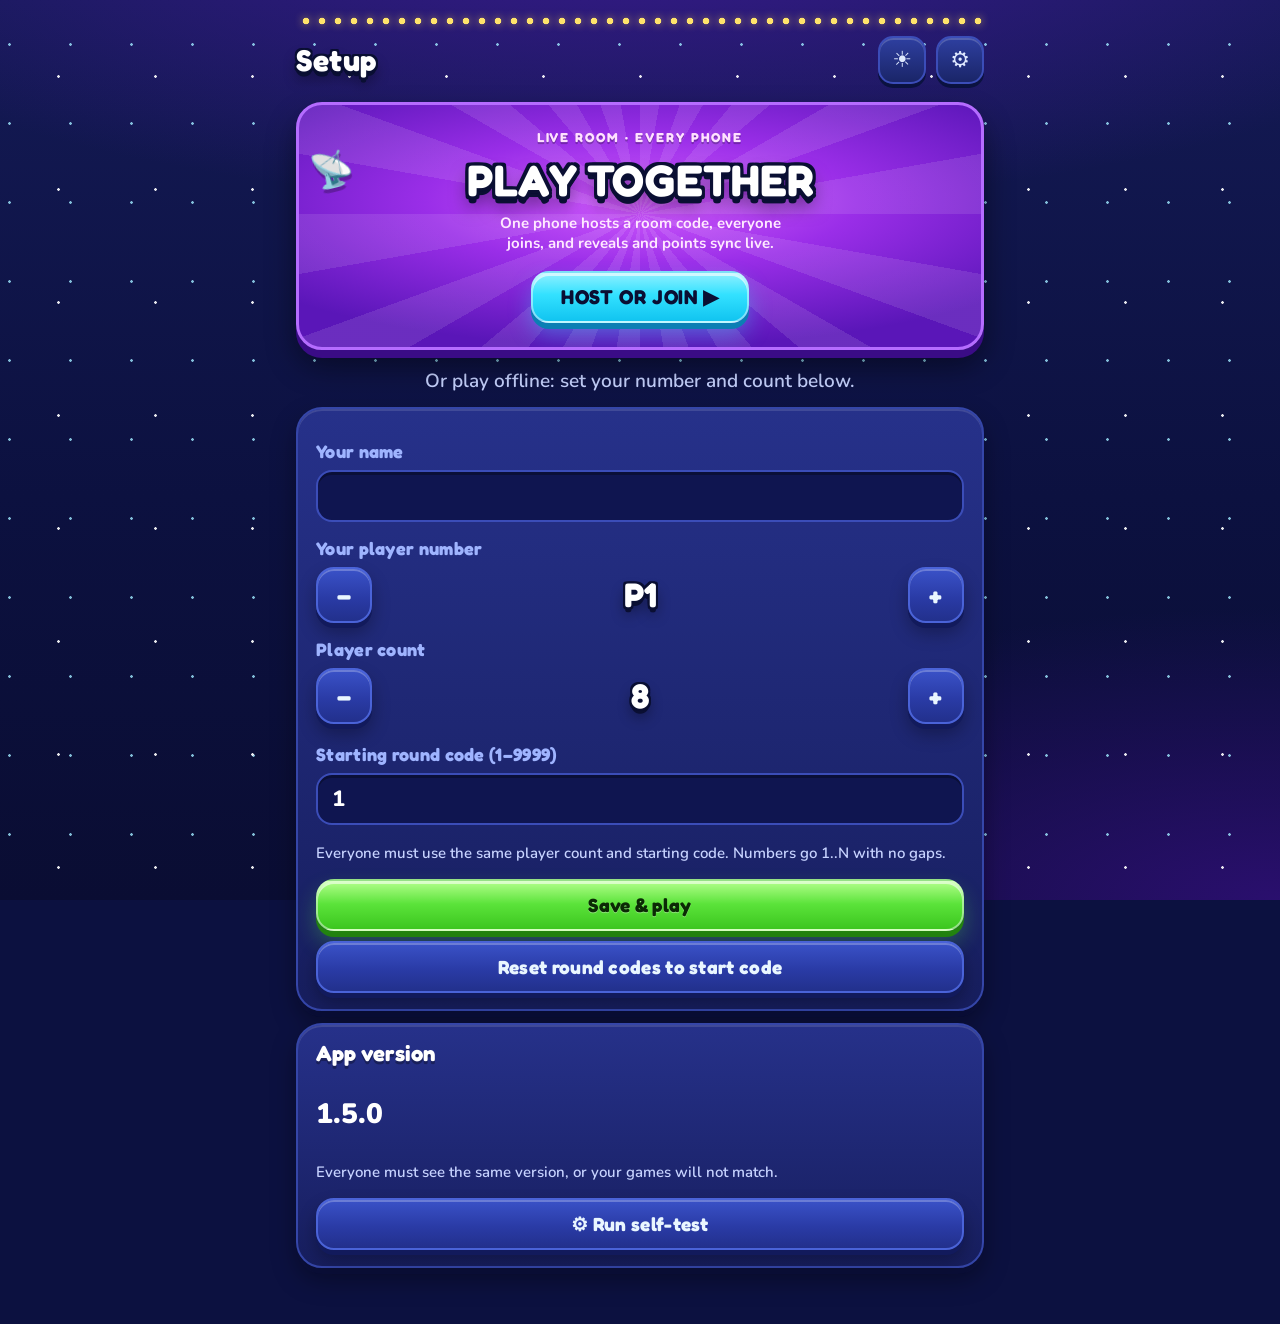
<file: index.html>
<!doctype html>
<html lang="en" data-theme="dark">
<head>
<meta charset="utf-8">
<meta name="viewport" content="width=device-width, initial-scale=1, viewport-fit=cover">
<title>Line Games</title>
<meta name="theme-color" content="#0c1140">
<link rel="manifest" href="manifest.webmanifest">
<link rel="icon" href="icons/icon-192.png">
<link rel="apple-touch-icon" href="icons/apple-touch-icon.png">
<meta name="apple-mobile-web-app-capable" content="yes">
<meta name="mobile-web-app-capable" content="yes">
<meta name="apple-mobile-web-app-status-bar-style" content="black-translucent">
<meta name="apple-mobile-web-app-title" content="Line Games">
<link rel="stylesheet" href="css/app.css">
<script>try{var p=JSON.parse(localStorage.getItem('lg.prefs')||'{}');if(p.sun)document.documentElement.setAttribute('data-theme','sun');}catch(e){}</script>
</head>
<body>
<div id="update-banner" class="update-banner" hidden><button type="button" id="update-btn">Update available — tap to refresh (everyone should update together)</button></div>
<div id="app"></div>
<noscript><p style="padding:24px">Line Games needs JavaScript.</p></noscript>
<script type="module" src="js/app.js"></script>
</body>
</html>
</file>
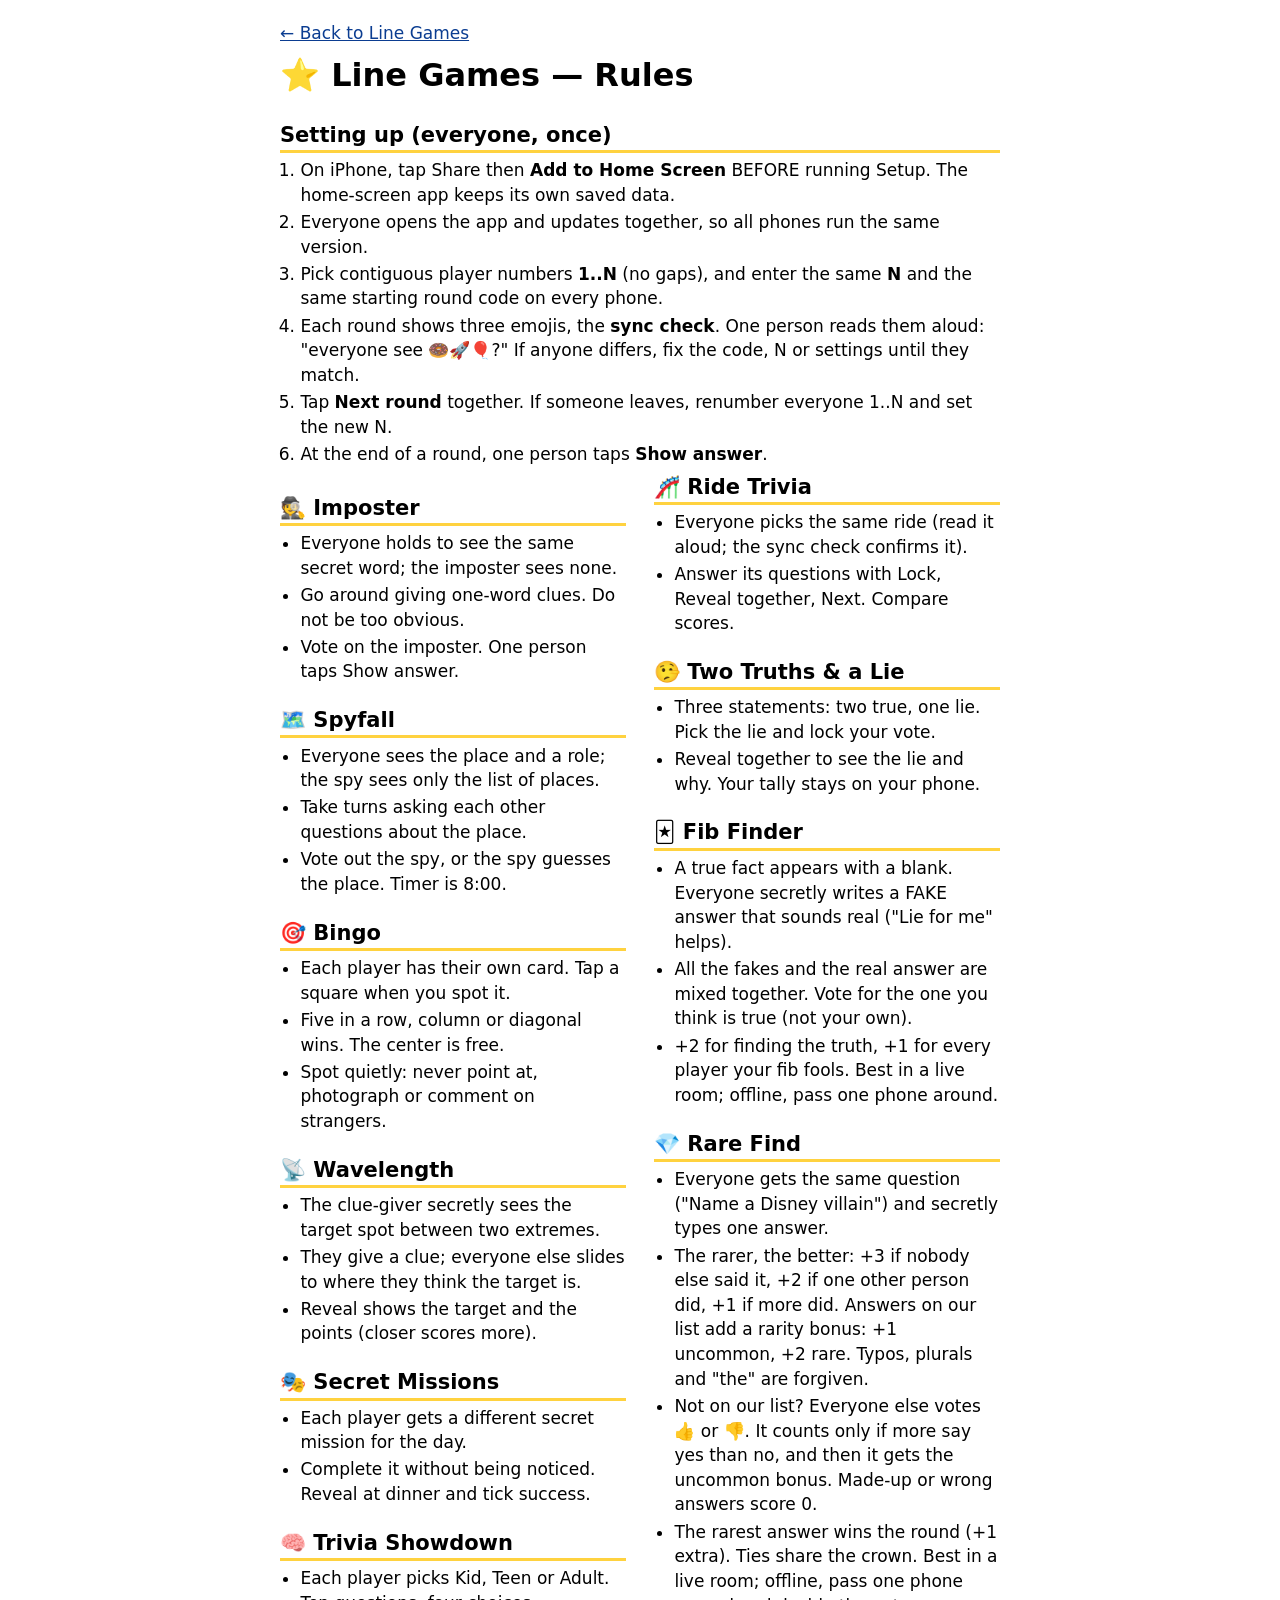
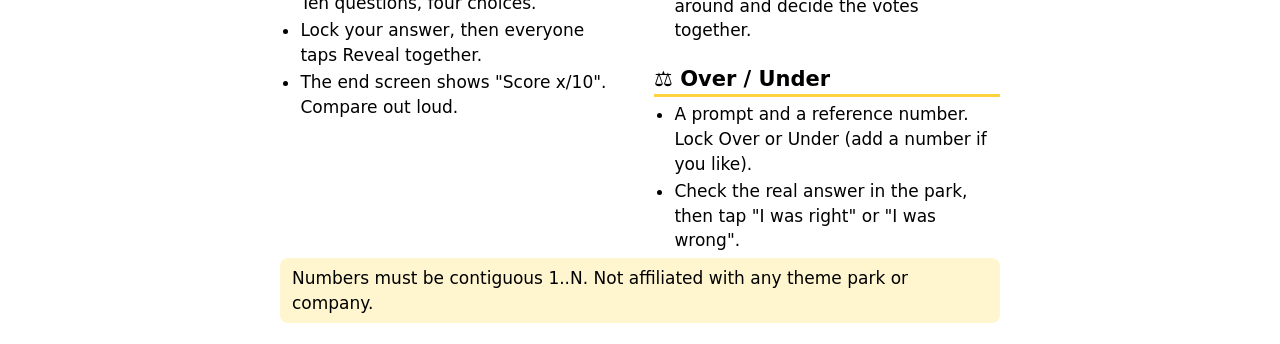
<file: rules.html>
<!doctype html>
<html lang="en">
<head>
<meta charset="utf-8">
<meta name="viewport" content="width=device-width, initial-scale=1">
<title>Line Games — Rules</title>
<style>
  :root{color-scheme:light}
  body{font:17px/1.45 system-ui,-apple-system,"Segoe UI",Roboto,sans-serif;max-width:720px;margin:0 auto;padding:16px;color:#000;background:#fff}
  h1{font-size:32px;margin:.2em 0}
  h2{font-size:21px;margin:1em 0 .2em;border-bottom:3px solid #ffd23f}
  ol,ul{margin:.3em 0 .3em 1.2em;padding:0}
  li{margin:.15em 0}
  p{margin:.3em 0}
  .note{background:#fff6d0;padding:8px 12px;border-radius:8px}
  a{color:#0b3d91}
  .modes{display:block}
  @media (min-width:700px){.modes{columns:2;column-gap:28px}}
  section{break-inside:avoid}
  @media print{body{font-size:10pt;max-width:none;padding:0}h1{font-size:22pt}h2{font-size:12pt;break-after:avoid}.modes{columns:2;column-gap:20px}.noprint{display:none}.note{border:1px solid #999}}
</style>
</head>
<body>
<p class="noprint"><a href="./">&larr; Back to Line Games</a></p>
<h1>⭐ Line Games — Rules</h1>
<h2>Setting up (everyone, once)</h2>
<ol>
  <li>On iPhone, tap Share then <b>Add to Home Screen</b> BEFORE running Setup. The home-screen app keeps its own saved data.</li>
  <li>Everyone opens the app and updates together, so all phones run the same version.</li>
  <li>Pick contiguous player numbers <b>1..N</b> (no gaps), and enter the same <b>N</b> and the same starting round code on every phone.</li>
  <li>Each round shows three emojis, the <b>sync check</b>. One person reads them aloud: "everyone see 🍩🚀🎈?" If anyone differs, fix the code, N or settings until they match.</li>
  <li>Tap <b>Next round</b> together. If someone leaves, renumber everyone 1..N and set the new N.</li>
  <li>At the end of a round, one person taps <b>Show answer</b>.</li>
</ol>
<div class="modes">
<section id="imposter"><h2>🕵️ Imposter</h2><ul>
  <li>Everyone holds to see the same secret word; the imposter sees none.</li>
  <li>Go around giving one-word clues. Do not be too obvious.</li>
  <li>Vote on the imposter. One person taps Show answer.</li></ul></section>
<section id="spyfall"><h2>🗺️ Spyfall</h2><ul>
  <li>Everyone sees the place and a role; the spy sees only the list of places.</li>
  <li>Take turns asking each other questions about the place.</li>
  <li>Vote out the spy, or the spy guesses the place. Timer is 8:00.</li></ul></section>
<section id="bingo"><h2>🎯 Bingo</h2><ul>
  <li>Each player has their own card. Tap a square when you spot it.</li>
  <li>Five in a row, column or diagonal wins. The center is free.</li>
  <li>Spot quietly: never point at, photograph or comment on strangers.</li></ul></section>
<section id="wavelength"><h2>📡 Wavelength</h2><ul>
  <li>The clue-giver secretly sees the target spot between two extremes.</li>
  <li>They give a clue; everyone else slides to where they think the target is.</li>
  <li>Reveal shows the target and the points (closer scores more).</li></ul></section>
<section id="missions"><h2>🎭 Secret Missions</h2><ul>
  <li>Each player gets a different secret mission for the day.</li>
  <li>Complete it without being noticed. Reveal at dinner and tick success.</li></ul></section>
<section id="trivia"><h2>🧠 Trivia Showdown</h2><ul>
  <li>Each player picks Kid, Teen or Adult. Ten questions, four choices.</li>
  <li>Lock your answer, then everyone taps Reveal together.</li>
  <li>The end screen shows "Score x/10". Compare out loud.</li></ul></section>
<section id="ridetrivia"><h2>🎢 Ride Trivia</h2><ul>
  <li>Everyone picks the same ride (read it aloud; the sync check confirms it).</li>
  <li>Answer its questions with Lock, Reveal together, Next. Compare scores.</li></ul></section>
<section id="twotruths"><h2>🤥 Two Truths &amp; a Lie</h2><ul>
  <li>Three statements: two true, one lie. Pick the lie and lock your vote.</li>
  <li>Reveal together to see the lie and why. Your tally stays on your phone.</li></ul></section>
<section id="fib"><h2>🃏 Fib Finder</h2><ul>
  <li>A true fact appears with a blank. Everyone secretly writes a FAKE answer that sounds real ("Lie for me" helps).</li>
  <li>All the fakes and the real answer are mixed together. Vote for the one you think is true (not your own).</li>
  <li>+2 for finding the truth, +1 for every player your fib fools. Best in a live room; offline, pass one phone around.</li></ul></section>
<section id="rare"><h2>💎 Rare Find</h2><ul>
  <li>Everyone gets the same question ("Name a Disney villain") and secretly types one answer.</li>
  <li>The rarer, the better: +3 if nobody else said it, +2 if one other person did, +1 if more did. Answers on our list add a rarity bonus: +1 uncommon, +2 rare. Typos, plurals and "the" are forgiven.</li>
  <li>Not on our list? Everyone else votes 👍 or 👎. It counts only if more say yes than no, and then it gets the uncommon bonus. Made-up or wrong answers score 0.</li>
  <li>The rarest answer wins the round (+1 extra). Ties share the crown. Best in a live room; offline, pass one phone around and decide the votes together.</li></ul></section>
<section id="overunder"><h2>⚖️ Over / Under</h2><ul>
  <li>A prompt and a reference number. Lock Over or Under (add a number if you like).</li>
  <li>Check the real answer in the park, then tap "I was right" or "I was wrong".</li></ul></section>
</div>
<p class="note">Numbers must be contiguous 1..N. Not affiliated with any theme park or company.</p>
</body>
</html>
</file>
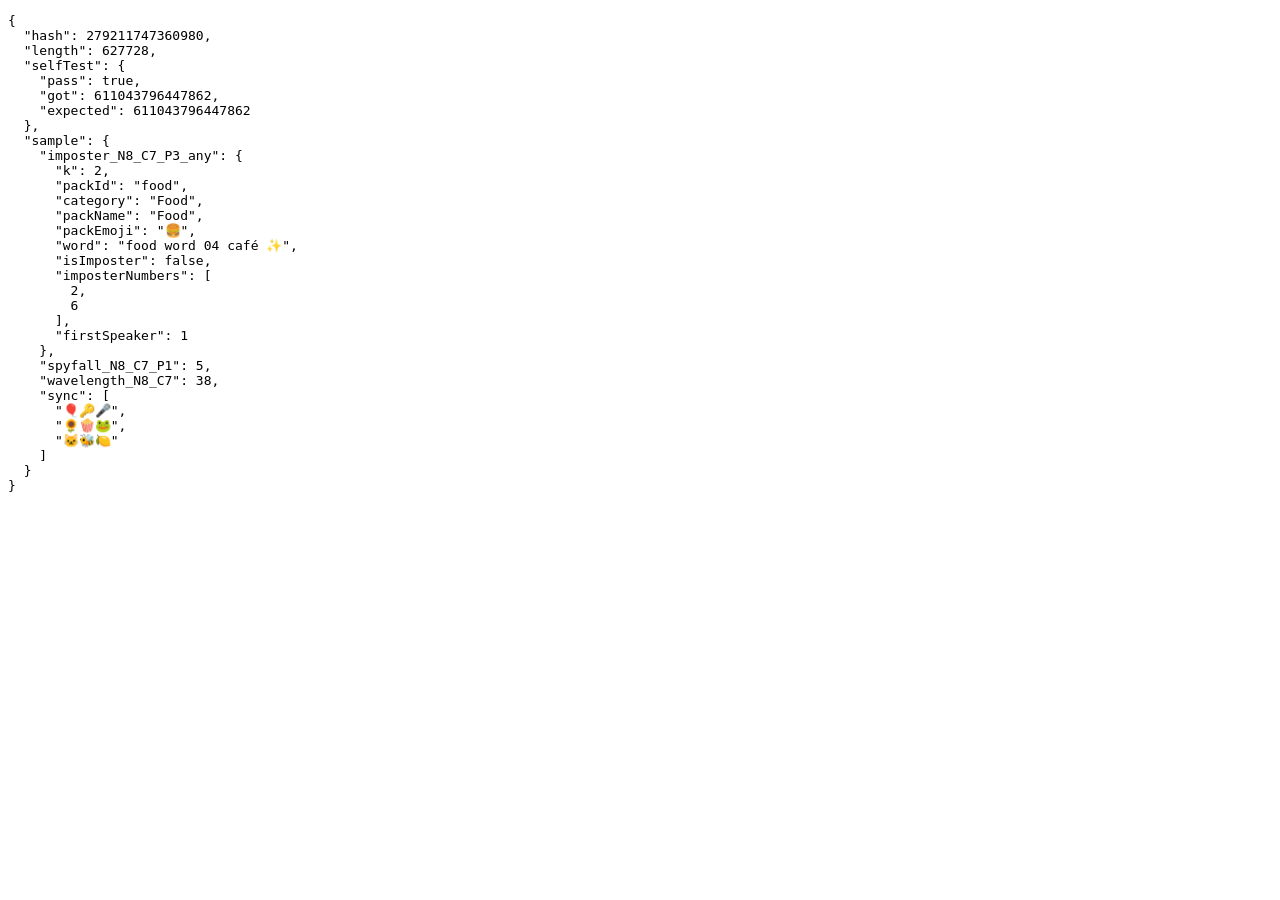
<file: _test/golden.html>
<!doctype html>
<html lang="en">
<head>
<meta charset="utf-8">
<meta name="viewport" content="width=device-width, initial-scale=1">
<title>pending</title>
</head>
<body>
<pre id="out">running…</pre>
<script type="module">
import { computeGolden, GOLDEN_FILES } from './golden.mjs';
import { selfTest } from '../js/selftest.js';
const out = document.getElementById('out');
try {
  const data = {};
  for (const f of GOLDEN_FILES) data[f] = await (await fetch(`fixtures/${f}.json`, { cache: 'no-store' })).json();
  const g = computeGolden(data);
  const st = selfTest();
  document.title = String(g.hash);
  out.textContent = JSON.stringify({ hash: g.hash, length: g.length, selfTest: st, sample: g.sample }, null, 2);
} catch (e) {
  document.title = 'error';
  out.textContent = 'ERROR ' + (e && e.stack || e);
}
</script>
</body>
</html>
</file>
<file: css/app.css>
/* Line Games — concept F: "Frosted Fireworks" glassmorphism.
   Vivid fixed colour field + clear frosted glass panels (iOS / visionOS style).
   Palette: royal #1d3fbf · castle pink #ff4fa3 · sunshine gold #ffc83d · sky #4cc3ff · violet #8a4dff · lagoon teal #19c6b4 */
@font-face{font-family:"Fredoka";src:url(fonts/fredoka-latin-wght.woff2) format("woff2");font-weight:300 700;font-style:normal;font-display:swap}
@font-face{font-family:"Nunito";src:url(fonts/nunito-latin-wght.woff2) format("woff2");font-weight:200 1000;font-style:normal;font-display:swap}

:root{
  --royal:#1d3fbf; --magenta:#ff4fa3; --sun:#ffc83d; --skyb:#4cc3ff; --violet:#8a4dff; --teal:#19c6b4;
  --bg:#160f5c;
  /* legacy tokens used by JS (confetti) and components */
  --panel:rgba(255,255,255,.14); --panel2:rgba(255,255,255,.18); --line:rgba(255,255,255,.5);
  --text:#ffffff; --muted:#eef0ff; --gold:#ffc83d; --pink:#ff4fa3; --mint:#4cf0b4; --sky:#8fdcff;
  --on-gold:#1a1048; --danger:#ffd0da;
  /* glass recipe */
  --g-fill:rgba(255,255,255,.13);
  --g-spec:linear-gradient(140deg,rgba(255,255,255,.26) 0%,rgba(255,255,255,.07) 22%,rgba(255,255,255,0) 52%,rgba(255,255,255,.05) 100%);
  --g-edge:rgba(255,255,255,.5);
  --g-blur:blur(24px) saturate(180%) brightness(.7);
  --g-shadow:inset 0 1px 0 rgba(255,255,255,.65),inset 1px 0 0 rgba(255,255,255,.22),inset 0 -1px 0 rgba(255,255,255,.08),0 12px 32px -8px rgba(12,6,58,.55),0 2px 6px rgba(12,6,58,.18);
  --chip:rgba(255,255,255,.12); --chip-edge:rgba(255,255,255,.42); --cell:rgba(18,10,72,.34);
  --field:rgba(20,12,80,.28);
  --tshadow:0 1px 2px rgba(0,0,0,.35);
  --ink-dark:#15103f;
  --shadow:none;
  color-scheme:dark;
}
:root[data-theme="sun"]{
  --bg:#eaf0ff;
  --panel:rgba(255,255,255,.7); --panel2:rgba(255,255,255,.78); --line:rgba(30,30,80,.22);
  --text:#0b0a24; --muted:#24223f; --gold:#ffc83d; --pink:#c4116a; --mint:#00704a; --sky:#0a4fb0;
  --on-gold:#0b0a24; --danger:#a0002a;
  --g-fill:rgba(255,255,255,.7);
  --g-spec:linear-gradient(140deg,rgba(255,255,255,.7) 0%,rgba(255,255,255,0) 50%);
  --g-edge:rgba(255,255,255,.95);
  --g-blur:blur(24px) saturate(160%);
  --cell:rgba(255,255,255,.72);
  --g-shadow:inset 0 1px 0 #fff,0 0 0 1px rgba(40,30,110,.10),0 12px 30px -10px rgba(40,30,110,.35),0 2px 6px rgba(40,30,110,.10);
  --chip:rgba(255,255,255,.62); --chip-edge:rgba(40,30,110,.18);
  --field:rgba(255,255,255,.8);
  --tshadow:none;
  --ink-dark:#0b0a24;
  color-scheme:light;
}

*{box-sizing:border-box}
html{-webkit-text-size-adjust:100%;background:var(--bg)}
body{margin:0;color:var(--text);
  font:600 18px/1.4 "Nunito",system-ui,-apple-system,"Segoe UI",Roboto,Helvetica,Arial,sans-serif;
  text-shadow:var(--tshadow);
  min-height:100vh;padding:env(safe-area-inset-top) env(safe-area-inset-right) env(safe-area-inset-bottom) env(safe-area-inset-left)}

/* ---------- the colour field (fixed, so glass blurs different colours as you scroll) ---------- */
body::before{content:"";position:fixed;inset:0;z-index:-1;pointer-events:none;
  background:
    /* crisp orbs (defined edges, a little inner shading so they read as shapes) */
    radial-gradient(circle 150px at calc(100% + 30px) 150px,#ff5aac 0,#f23d98 105px,#d42a85 148px,rgba(212,42,133,0) 151px),
    radial-gradient(circle 60px at calc(100% - 150px) -26px,#ffd65e 0,#ffc83d 38px,#f3a91f 58px,rgba(243,169,31,0) 61px),
    radial-gradient(circle 56px at -24px 47%,#ffd65e 0,#ffc83d 34px,#f0a21c 54px,rgba(240,162,28,0) 57px),
    radial-gradient(circle 130px at calc(100% + 46px) 68%,#4cc3ff 0,#2a9fec 80px,#1a82d4 128px,rgba(26,130,212,0) 131px),
    radial-gradient(circle 84px at 0px calc(100% + 18px),#14b3a3 0,#0d978a 54px,#08786e 82px,rgba(8,120,110,0) 85px),
    radial-gradient(circle 54px at 46% 21%,#a070ff 0,#8a4dff 40px,#7438f0 52px,rgba(116,56,240,0) 55px),
    /* soft colour masses */
    radial-gradient(ellipse 60% 38% at 8% 4%,rgba(138,77,255,.95),rgba(138,77,255,0) 70%),
    radial-gradient(ellipse 55% 35% at 75% 40%,rgba(230,50,150,.5),rgba(230,50,150,0) 70%),
    radial-gradient(ellipse 70% 40% at 12% 74%,rgba(40,150,230,.5),rgba(40,150,230,0) 70%),
    radial-gradient(ellipse 60% 35% at 90% 100%,rgba(138,77,255,.9),rgba(138,77,255,0) 70%),
    radial-gradient(ellipse 50% 30% at 55% 60%,rgba(29,63,191,.9),rgba(29,63,191,0) 70%),
    /* deep royal/violet base keeps the average behind text mid-dark */
    linear-gradient(165deg,#1d2fa8 0%,#22198a 38%,#2b136e 70%,#170c52 100%);
}
:root[data-theme="sun"] body::before{
  background:
    radial-gradient(circle 150px at calc(100% + 30px) 150px,#ffb0d6 0,#ff94c6 110px,#ff7fb9 148px,rgba(255,127,185,0) 151px),
    radial-gradient(circle 60px at calc(100% - 150px) -26px,#ffe8a6 0,#ffdd7d 38px,#ffd060 58px,rgba(255,208,96,0) 61px),
    radial-gradient(circle 56px at -24px 47%,#ffe8a6 0,#ffdd7d 34px,#ffd060 54px,rgba(255,208,96,0) 57px),
    radial-gradient(circle 130px at calc(100% + 46px) 68%,#a8e3ff 0,#84d2ff 90px,#66c2fb 128px,rgba(102,194,251,0) 131px),
    radial-gradient(circle 84px at 0px calc(100% + 18px),#a6f1e6 0,#7fe6d7 54px,#5fd8c7 82px,rgba(95,216,199,0) 85px),
    radial-gradient(circle 54px at 46% 21%,#c8adff 0,#b08cff 40px,#9c72ff 52px,rgba(176,142,255,0) 55px),
    radial-gradient(ellipse 60% 38% at 8% 4%,rgba(196,168,255,.9),rgba(196,168,255,0) 70%),
    radial-gradient(ellipse 55% 35% at 75% 40%,rgba(255,173,211,.7),rgba(255,173,211,0) 70%),
    radial-gradient(ellipse 70% 40% at 15% 72%,rgba(158,220,255,.75),rgba(158,220,255,0) 70%),
    radial-gradient(ellipse 60% 35% at 90% 100%,rgba(196,168,255,.85),rgba(196,168,255,0) 70%),
    linear-gradient(165deg,#e4ecff 0%,#f6e9ff 50%,#fff4dc 100%);
}

h1,h2,h3{margin:0;line-height:1.15;font-family:"Fredoka","Nunito",system-ui,sans-serif;font-weight:600}
button,input,select{font:inherit;color:inherit}
select{-webkit-appearance:none;appearance:none;min-height:52px;padding-right:40px!important;background-image:linear-gradient(45deg,transparent 50%,currentColor 50%),linear-gradient(135deg,currentColor 50%,transparent 50%)!important;background-position:calc(100% - 22px) 50%,calc(100% - 15px) 50%!important;background-size:7px 7px,7px 7px!important;background-repeat:no-repeat!important}
select option{color:#111;background:#fff}
button{cursor:pointer}
:focus-visible{outline:3px solid #fff;outline-offset:3px;box-shadow:0 0 0 6px rgba(29,63,191,.6)}
:root[data-theme="sun"] :focus-visible{outline-color:#1d3fbf;box-shadow:none}
.wrap{max-width:720px;margin:0 auto;padding:10px 16px 44px}

/* ---------- glass recipe ---------- */
.panel,.round,.tile,.howto,.say,.reveal,.first,.answer,.qexp,.bingo,.qchoices,.toast{
  background-color:var(--g-fill);background-image:var(--g-spec);
  border:1px solid var(--g-edge);box-shadow:var(--g-shadow);
  -webkit-backdrop-filter:var(--g-blur);backdrop-filter:var(--g-blur)}

/* bunting → a string of little glass beads */
.bunting{height:18px;margin:4px 2px 0;opacity:.95;
  background:
    radial-gradient(circle at 9px 9px,rgba(255,255,255,.95) 0 1.5px,transparent 2px) 0 0/66px 18px repeat-x,
    radial-gradient(circle at 11px 11px,#ff4fa3 0 5px,transparent 5.6px) 0 0/66px 18px repeat-x,
    radial-gradient(circle at 31px 9px,rgba(255,255,255,.95) 0 1.5px,transparent 2px) 0 0/66px 18px repeat-x,
    radial-gradient(circle at 33px 11px,#ffc83d 0 5px,transparent 5.6px) 0 0/66px 18px repeat-x,
    radial-gradient(circle at 53px 9px,rgba(255,255,255,.95) 0 1.5px,transparent 2px) 0 0/66px 18px repeat-x,
    radial-gradient(circle at 55px 11px,#4cc3ff 0 5px,transparent 5.6px) 0 0/66px 18px repeat-x,
    linear-gradient(rgba(255,255,255,.45),rgba(255,255,255,.45)) 0 10px/100% 1px no-repeat}
.bunting.alt{filter:hue-rotate(40deg)}

/* app bar */
.appbar{display:flex;align-items:center;gap:10px;padding:8px 0 6px}
.appbar h1{flex:1;min-width:0;font-size:30px;font-weight:600;letter-spacing:.2px}
.appbar h1 .star{color:var(--gold)}
.ibtn{min-width:48px;min-height:48px;border-radius:50%;border:1px solid var(--chip-edge);
  background:radial-gradient(120% 90% at 30% 15%,rgba(255,255,255,.38),rgba(255,255,255,.08) 55%),var(--chip);
  box-shadow:inset 0 1px 0 rgba(255,255,255,.6),0 6px 16px -6px rgba(12,6,58,.5);
  display:inline-flex;align-items:center;justify-content:center;font-size:22px;padding:0 12px;text-decoration:none;color:var(--text)}
.ibtn.txt{font-size:17px;font-weight:800;border-radius:24px}

/* buttons */
.btn{min-height:52px;padding:10px 20px;border-radius:18px;border:1px solid var(--chip-edge);
  background:linear-gradient(180deg,rgba(255,255,255,.26),rgba(255,255,255,.06)),var(--chip);
  color:var(--text);font-weight:800;font-size:19px;
  box-shadow:inset 0 1px 0 rgba(255,255,255,.6),0 6px 16px -8px rgba(12,6,58,.55);
  display:inline-flex;align-items:center;justify-content:center;gap:8px;text-decoration:none;
  transition:transform .12s ease,filter .12s ease}
.btn:active{transform:scale(.97)}
.btn.primary,.btn.pink,.btn.confirm{text-shadow:none}
.btn.primary{color:var(--on-gold);border-color:rgba(255,240,190,.9);
  background:linear-gradient(180deg,#ffe48a 0%,#ffc83d 52%,#f4ac1c 100%);
  box-shadow:inset 0 1px 0 rgba(255,255,255,.85),inset 0 -2px 0 rgba(160,90,0,.25),0 8px 22px -8px rgba(245,170,30,.75)}
.btn.pink,.btn.confirm{color:#fff;border-color:rgba(255,190,225,.85);text-shadow:0 1px 1px rgba(80,0,40,.35);
  background:linear-gradient(180deg,#ec3d93 0%,#cf1f78 55%,#b5146a 100%);
  box-shadow:inset 0 1px 0 rgba(255,255,255,.5),0 8px 22px -8px rgba(207,31,120,.8)}
.btn.block{display:flex;width:100%}
.btn[disabled]{opacity:.5;cursor:not-allowed}

/* ---------- home tiles ---------- */
.tiles{display:grid;grid-template-columns:repeat(2,1fr);gap:14px;margin:12px 0}
@media (min-width:600px){.tiles{grid-template-columns:repeat(3,1fr)}}
.tile{position:relative;text-align:left;border-radius:26px;padding:14px 14px 14px;min-height:156px;display:flex;flex-direction:column;gap:3px;color:var(--text);text-decoration:none;
  transition:transform .15s ease}
.tile:active{transform:scale(.975)}
.tile .emo{--c:#8a4dff;width:56px;height:56px;border-radius:50%;display:grid;place-items:center;font-size:30px;line-height:1;margin-bottom:6px;text-shadow:none;
  background:radial-gradient(circle at 32% 26%,rgba(255,255,255,.6),rgba(255,255,255,.15) 60%);
  background:radial-gradient(circle at 32% 26%,rgba(255,255,255,.75) 0,rgba(255,255,255,.12) 34%,rgba(255,255,255,0) 60%),
    radial-gradient(circle at 50% 50%,color-mix(in srgb,var(--c) 55%,transparent),color-mix(in srgb,var(--c) 85%,transparent));
  border:1px solid rgba(255,255,255,.65);
  box-shadow:inset 0 -4px 10px rgba(0,0,0,.12),0 6px 14px -4px color-mix(in srgb,var(--c) 70%,transparent)}
.tile[data-mode="imposter"] .emo{--c:#ff4fa3}
.tile[data-mode="spyfall"] .emo{--c:#4cc3ff}
.tile[data-mode="bingo"] .emo{--c:#ffc83d}
.tile[data-mode="wavelength"] .emo{--c:#8a4dff}
.tile[data-mode="missions"] .emo{--c:#19c6b4}
.tile[data-mode="trivia"] .emo{--c:#3a63ff}
.tile[data-mode="ridetrivia"] .emo{--c:#ff7a59}
.tile[data-mode="twotruths"] .emo{--c:#ff4fa3}
.tile[data-mode="overunder"] .emo{--c:#4cc3ff}
.tile .nm{font-family:"Fredoka","Nunito",sans-serif;font-size:21px;font-weight:600;line-height:1.12}
.tile .how{font-size:15px;color:var(--muted);line-height:1.3;display:-webkit-box;-webkit-line-clamp:2;-webkit-box-orient:vertical;overflow:hidden}
.tile .soon{position:absolute;top:10px;right:10px;font-size:12px;font-weight:900;background:var(--gold);color:var(--on-gold);border-radius:999px;padding:2px 8px;text-shadow:none}
.tile[aria-disabled="true"]{opacity:.62}
.footlinks{display:flex;gap:12px;flex-wrap:wrap;margin-top:8px}
.wrap>p.muted{font-size:19px;margin:2px 4px 6px}

/* ---------- panels / forms ---------- */
.panel{border-radius:26px;padding:16px 18px;margin:12px 0}
.panel h2{font-size:23px;margin-bottom:8px}
.field{display:block;margin:14px 0}
.field>span{display:block;font-weight:800;margin-bottom:6px;color:var(--muted)}
.input{width:100%;min-height:52px;border-radius:16px;border:1px solid var(--chip-edge);background:var(--field);color:var(--text);padding:8px 14px;font-size:22px;font-weight:800;
  box-shadow:inset 0 2px 6px rgba(0,0,20,.22)}
:root[data-theme="sun"] .input{box-shadow:inset 0 1px 3px rgba(20,20,60,.15)}
.stepper{display:flex;align-items:center;gap:10px}
.stepper .val{flex:1;text-align:center;font-family:"Fredoka",sans-serif;font-size:34px;font-weight:600;min-width:60px}
.stepper .btn{min-width:56px;padding:0;border-radius:50%;width:56px;height:56px;font-size:26px}
.warn{color:var(--danger);font-weight:800}
.muted{color:var(--muted)}
.small{font-size:15px}
.toast{position:fixed;left:16px;right:16px;bottom:calc(16px + env(safe-area-inset-bottom));max-width:480px;margin:0 auto;
  background-color:rgba(255,255,255,.82);color:var(--ink-dark);text-shadow:none;font-weight:900;padding:14px 16px;border-radius:20px;text-align:center;z-index:50}

/* ---------- round header ---------- */
.round{border-radius:28px;padding:12px 12px 14px;margin:6px 0 12px}
.round .row1{display:flex;align-items:center;gap:8px}
.round .mid{flex:1;text-align:center;min-width:0}
.round .lbl{font-size:14px;font-weight:900;letter-spacing:3px;color:var(--muted);text-transform:uppercase}
.round .code{font-family:"Fredoka",sans-serif;font-size:66px;line-height:1;font-weight:700;color:#fff;font-variant-numeric:tabular-nums;
  text-shadow:0 2px 4px rgba(20,0,60,.35),0 0 24px rgba(255,200,61,.55)}
:root[data-theme="sun"] .round .code{color:#0b0a24;text-shadow:none}
.round .nav{min-width:64px;min-height:64px;width:64px;padding:0;font-size:24px;border-radius:50%}
.round .you{text-align:center;font-weight:900;font-size:19px;margin-top:6px}
.round .sync{display:flex;align-items:center;justify-content:center;gap:10px;margin:10px auto 0;font-size:15px;color:var(--muted);
  width:max-content;max-width:100%;padding:4px 16px;border-radius:999px;background:var(--chip);border:1px solid var(--chip-edge)}
.round .sync b{font-size:28px;letter-spacing:4px;text-shadow:none}
.modename{display:flex;align-items:center;gap:10px;font-family:"Fredoka",sans-serif;font-size:24px;font-weight:600;margin:6px 4px}

/* ---------- read-aloud settings ---------- */
.say{border-radius:24px;padding:14px 16px;margin:10px 0;border-color:rgba(255,216,110,.95);
  box-shadow:var(--g-shadow),inset 0 0 0 1px rgba(255,200,61,.35)}
.say .t{font-size:13px;font-weight:900;letter-spacing:1.6px;color:#ffe08a;text-transform:uppercase}
:root[data-theme="sun"] .say{border-color:#e8a800}
:root[data-theme="sun"] .say .t{color:#6b4a00}
.say .big{font-family:"Fredoka",sans-serif;font-size:23px;font-weight:600;line-height:1.2;margin:2px 0 4px}
.setrow{display:flex;gap:10px;flex-wrap:wrap;align-items:center}
.setrow select{flex:1;min-width:180px;min-height:52px;border-radius:16px;border:1px solid var(--chip-edge);background-color:var(--field);color:var(--text);padding:0 12px;font-size:19px;font-weight:800}
.toggle{display:flex;align-items:center;gap:10px;min-height:52px;font-weight:800;font-size:19px}
.toggle input{width:28px;height:28px;accent-color:var(--gold)}
.toggle[aria-disabled="true"]{opacity:.55}

/* ---------- reveal: one big clear glass slab, identical for every game ---------- */
.reveal-wrap{margin:14px 0}
.reveal{width:100%;min-height:184px;border-radius:30px;color:var(--text);padding:16px;
  font-family:"Fredoka","Nunito",sans-serif;font-weight:600;font-size:27px;
  display:flex;flex-direction:column;align-items:center;justify-content:center;gap:6px;text-align:center;
  user-select:none;-webkit-user-select:none;-webkit-touch-callout:none;touch-action:none;
  background-color:rgba(255,255,255,.16);
  background-image:linear-gradient(140deg,rgba(255,255,255,.4) 0%,rgba(255,255,255,.1) 30%,rgba(255,255,255,0) 55%),
    repeating-linear-gradient(115deg,rgba(255,255,255,0) 0 22px,rgba(255,255,255,.035) 22px 44px);
  border:1.5px solid rgba(255,255,255,.62);
  transition:background-color .15s ease,color .15s ease}
.reveal .sub{font-family:"Nunito",sans-serif;font-size:16px;font-weight:700;color:var(--muted)}
.reveal.shown{background-color:rgba(255,255,255,.86);color:var(--ink-dark);text-shadow:none;border-color:#fff;
  background-image:linear-gradient(140deg,rgba(255,255,255,.9),rgba(255,255,255,0) 60%);
  box-shadow:inset 0 1px 0 #fff,0 0 0 4px rgba(255,255,255,.18),0 18px 40px -10px rgba(12,6,58,.6)}
.reveal.shown .sub{color:#3a3566}
.reveal .secret{font-size:42px;line-height:1.1;word-break:break-word;font-weight:700}
.reveal-opts{display:flex;justify-content:space-between;align-items:center;margin-top:6px;gap:8px}
:root[data-theme="sun"] .reveal{background-color:rgba(255,255,255,.55)}
:root[data-theme="sun"] .reveal.shown{background-color:rgba(255,255,255,.95);box-shadow:inset 0 0 0 2px #1d3fbf,0 18px 40px -12px rgba(40,30,110,.45)}

.first{font-size:24px;font-weight:900;text-align:center;padding:12px;border-radius:22px;margin:10px 0;border-color:rgba(120,255,200,.85)}
.first b{color:#9dffd6}
:root[data-theme="sun"] .first b{color:#00704a}
.answer{border-radius:24px;padding:16px;margin:10px 0;font-size:24px;font-weight:900;text-align:center;border-color:rgba(255,150,205,.95);
  box-shadow:var(--g-shadow),inset 0 0 0 1px rgba(255,79,163,.4)}
:root[data-theme="sun"] .first{border-color:#00a86b}
:root[data-theme="sun"] .answer{border-color:#c4116a}
.block-screen{text-align:center;padding:36px 12px}
.block-screen .big{font-family:"Fredoka",sans-serif;font-size:36px;font-weight:700;color:var(--gold);margin-bottom:12px}
.selftest{white-space:pre-wrap;font:14px/1.4 ui-monospace,Menlo,monospace;background:var(--field);border:1px solid var(--chip-edge);border-radius:14px;padding:10px;margin-top:10px;max-height:260px;overflow:auto;text-shadow:none}
.pass{color:var(--mint);font-weight:900;font-size:26px}.fail{color:var(--danger);font-weight:900;font-size:26px}
.update-banner{position:sticky;top:0;z-index:60}
.update-banner button{width:100%;min-height:52px;background:#cf1f78;color:#fff;border:0;font-weight:900;font-size:18px}
.update-banner[hidden]{display:none}

@media (min-width:700px){.round .code{font-size:76px}}
.sr{position:absolute;width:1px;height:1px;overflow:hidden;clip:rect(0 0 0 0)}

.howto{border-radius:22px;padding:4px 16px;margin:10px 0}
.howto summary{min-height:50px;display:flex;align-items:center;font-weight:900;cursor:pointer}
.howto p{margin:0 0 12px;color:var(--muted)}
details.change>summary{min-height:48px;display:flex;align-items:center;font-weight:900;cursor:pointer;color:var(--sky)}

/* ---------- spyfall / bingo / wavelength (small items: translucent fills, no backdrop blur) ---------- */
.split{display:block}
@media (min-width:700px){.split{display:grid;grid-template-columns:1fr 1fr;gap:12px;align-items:start}.bingo-split{grid-template-columns:1.4fr 1fr}.split .panel{margin-top:0}}
.locgrid{display:grid;grid-template-columns:repeat(2,1fr);gap:8px}
.loc{min-height:48px;border-radius:14px;border:1px solid var(--chip-edge);background:linear-gradient(180deg,rgba(255,255,255,.14),rgba(255,255,255,0) 60%),var(--cell);color:var(--text);font-size:15px;font-weight:800;padding:4px 8px;box-shadow:inset 0 1px 0 rgba(255,255,255,.45)}
.loc.struck{text-decoration:line-through;opacity:.45}
.bingo{display:grid;grid-template-columns:repeat(5,1fr);gap:5px;margin:8px 0;padding:7px;border-radius:24px}
.bcell{aspect-ratio:1;min-height:56px;border-radius:12px;border:1px solid var(--chip-edge);background:linear-gradient(160deg,rgba(255,255,255,.16),rgba(255,255,255,0) 55%),var(--cell);color:var(--text);display:flex;flex-direction:column;align-items:center;justify-content:center;gap:2px;padding:2px;overflow:hidden;box-shadow:inset 0 1px 0 rgba(255,255,255,.4)}
.bcell .be{font-size:20px;line-height:1;text-shadow:none}.bcell .bt{font-size:11px;font-weight:800;line-height:1.1;overflow-wrap:anywhere;hyphens:auto}
.bcell.on{background:linear-gradient(180deg,#ffe48a,#ffc83d 55%,#f4ac1c);color:var(--on-gold);border-color:rgba(255,240,190,.95);text-shadow:none}
.bcell.free{background:linear-gradient(180deg,#ec3d93,#c2186c);color:#fff;border-color:rgba(255,190,225,.85);opacity:1}
.bingo-banner{font-family:"Fredoka",sans-serif;font-size:38px;font-weight:700;color:var(--gold);text-align:center;padding:10px;animation:pop .6s ease-out}
:root[data-theme="sun"] .bingo-banner{color:#0b0a24}
@keyframes pop{0%{transform:scale(.6)}70%{transform:scale(1.08)}100%{transform:scale(1)}}
.confetti{position:fixed;inset:0;pointer-events:none;overflow:hidden;z-index:40}
.confetti i{position:absolute;top:-16px;width:10px;height:16px;border-radius:2px;animation:fall 2s linear forwards}
@keyframes fall{to{transform:translateY(110vh) rotate(720deg)}}
.wl{margin:6px 0}.wl-ends{display:flex;justify-content:space-between;gap:10px;font-weight:900;font-size:18px;text-align:center}
.wl-bar{position:relative;height:36px;margin:30px 14px 10px;border-radius:18px;border:1px solid rgba(255,255,255,.7);
  background:linear-gradient(180deg,rgba(255,255,255,.45),rgba(255,255,255,0) 55%),linear-gradient(90deg,#4cc3ff,#8a4dff 35%,#ff4fa3 68%,#ffc83d);
  box-shadow:inset 0 1px 0 rgba(255,255,255,.7),0 6px 16px -6px rgba(12,6,58,.5)}
.wl-mark{position:absolute;top:-26px;transform:translateX(-50%);font-size:26px;line-height:1;text-shadow:none}
.wl-mark.target{top:2px;font-size:30px}.wl-mark.guess{color:var(--text)}
.reveal .wl-ends{font-size:16px}.reveal .wl{width:100%}
.slider{width:100%;height:48px;accent-color:var(--gold)}
.reveal .secret:has(.wl){width:100%}.reveal .wl-ends{justify-content:space-between}.reveal .wl-ends span{max-width:48%}

/* ---------- Sun mode tweaks ---------- */
:root[data-theme="sun"] .ibtn{background:radial-gradient(120% 90% at 30% 15%,#fff,rgba(255,255,255,.4) 60%),var(--chip)}
:root[data-theme="sun"] .btn:not(.primary):not(.pink):not(.confirm){background:linear-gradient(180deg,#fff,rgba(255,255,255,.6)),var(--chip);box-shadow:inset 0 1px 0 #fff,0 4px 12px -6px rgba(40,30,110,.4)}
:root[data-theme="sun"] .loc,:root[data-theme="sun"] .bcell:not(.on):not(.free){background:rgba(255,255,255,.72)}
:root[data-theme="sun"] .bunting{filter:saturate(1.2) brightness(.92)}
:root[data-theme="sun"] .tile .emo{border-color:#fff}

/* ---------- graceful fallback when backdrop-filter is unavailable ---------- */
@supports not ((backdrop-filter:blur(1px)) or (-webkit-backdrop-filter:blur(1px))){
  .panel,.round,.tile,.howto,.say,.reveal:not(.shown),.first,.answer,.qexp,.bingo,.qchoices{background-color:rgba(28,34,128,.9)}
  :root[data-theme="sun"] .panel,:root[data-theme="sun"] .round,:root[data-theme="sun"] .tile,:root[data-theme="sun"] .howto,
  :root[data-theme="sun"] .say,:root[data-theme="sun"] .reveal:not(.shown),:root[data-theme="sun"] .first,:root[data-theme="sun"] .answer,
  :root[data-theme="sun"] .qexp,:root[data-theme="sun"] .bingo,:root[data-theme="sun"] .qchoices{background-color:rgba(255,255,255,.93)}
}

@media (prefers-reduced-motion:reduce){*{transition:none!important;animation:none!important}.btn:active,.tile:active{transform:none}}

/* ---------- live rooms ---------- */
.livebar{display:flex;align-items:center;gap:8px;border-radius:20px;padding:8px 12px;margin:8px 0;border:1px solid var(--g-edge);
  background-color:var(--g-fill);background-image:var(--g-spec);box-shadow:var(--g-shadow);-webkit-backdrop-filter:var(--g-blur);backdrop-filter:var(--g-blur)}
.livebar .lb-main{flex:1;min-width:0;color:var(--text);text-decoration:none;display:flex;flex-wrap:wrap;align-items:baseline;gap:0 6px}
.livebar .lb-st{width:100%;font-size:15px;color:var(--muted)}
.livebar.on{border-color:rgba(120,255,200,.9)}
.livebar.off{border-color:rgba(255,216,110,.95)}
:root[data-theme="sun"] .livebar.on{border-color:#00a86b}
:root[data-theme="sun"] .livebar.off{border-color:#e8a800}
.livebar .btn{min-height:44px;padding:6px 12px;font-size:16px}
.tile.livecard{min-height:0;margin:12px 0 4px;border-color:rgba(120,255,200,.9)}
.tile.livecard .emo{--c:#19c6b4}
.roomcard{text-align:center}
.roomcode{font-family:"Fredoka",sans-serif;font-size:72px;font-weight:700;letter-spacing:10px;line-height:1.05;color:var(--gold);margin:4px 0}
:root[data-theme="sun"] .roomcode{color:#1d3fbf}
.roomin{text-transform:uppercase;letter-spacing:8px;font-size:34px;text-align:center}
.ordiv{text-align:center;margin:14px 0 6px;font-weight:900;color:var(--muted);font-size:15px;letter-spacing:1px;text-transform:uppercase}
.plist{display:flex;flex-direction:column;gap:8px;margin-top:8px}
.prow{display:flex;align-items:center;gap:10px;padding:8px 10px;border-radius:16px;background:var(--chip);border:1px solid var(--chip-edge)}
.prow.you{border-color:rgba(255,216,110,.95)}
.prow.away{opacity:.6}
.prow .pnum{font-weight:900;min-width:36px;color:var(--gold)}
:root[data-theme="sun"] .prow .pnum{color:#1d3fbf}
.prow .pname{flex:1;min-width:0;overflow:hidden;text-overflow:ellipsis;white-space:nowrap}
.prow .ptag{font-size:14px;font-weight:900}
.ibtn.sm{min-width:40px;min-height:40px;font-size:16px;padding:0 8px}
.lobbyh{margin:16px 0 4px;font-size:22px}
.lpanel{margin:10px 0}
.lhead{font-weight:900;margin-bottom:8px;text-align:center}
.lchips{display:flex;flex-wrap:wrap;gap:6px;justify-content:center}
.lchip{border-radius:999px;padding:4px 12px;font-size:16px;font-weight:800;background:var(--chip);border:1px solid var(--chip-edge)}
.lchip.done{border-color:rgba(120,255,200,.95);background:rgba(76,240,180,.22)}
:root[data-theme="sun"] .lchip.done{border-color:#00a86b;background:rgba(0,168,107,.14)}
.lchip.away{opacity:.55}
.lvote{display:grid;grid-template-columns:repeat(2,1fr);gap:8px}
.lvote .btn{font-size:17px;padding:8px 10px}
.btn.on{border-color:var(--gold);box-shadow:0 0 0 3px rgba(255,200,61,.6)}
.lrow{display:flex;justify-content:space-between;align-items:baseline;gap:10px;padding:6px 4px;border-bottom:1px solid rgba(255,255,255,.18)}
:root[data-theme="sun"] .lrow{border-bottom-color:rgba(40,30,110,.12)}
.lrow:last-child{border-bottom:0}
.lrow.you{font-weight:900}
.lrow.hit b{color:var(--mint)}
.lboard{margin-top:14px}
.lboard [data-testid=board]{padding-bottom:10px}
.qwho{display:block;font-size:14px;font-weight:700;color:var(--muted);margin-top:2px}
.wl-mark.other{top:-24px;font-size:14px}
.wl-mark.other b{display:inline-grid;place-items:center;width:22px;height:22px;border-radius:50%;background:var(--sky);color:var(--ink-dark);text-shadow:none}

/* =====================================================================
   v1.3.0 "Game Night" theme (default dark mode): chunky mobile-game look.
   Deep navy/purple field, solid raised panels, cream tiles, 3D outlined
   titles, glossy cyan/green/pink buttons with a hard bottom edge.
   Sun mode (data-theme="sun") keeps the light glass styles above.
   ===================================================================== */
:root:not([data-theme="sun"]){--bg:#0c1140;--gold:#ffc626;--pink:#ff5fa2;--mint:#6dff9a;--sky:#33e1ff;--muted:#c7d3ff;--danger:#ffb3bd;--ink-dark:#1c1a5e;
  --ink:#0a0f33;--cream:#fff8ef;--navyA:#26318a;--navyB:#171e5e;--navyEdge:#3546a8;--tshadow:none;
  --out3d:2px 0 0 var(--ink),-2px 0 0 var(--ink),0 2px 0 var(--ink),0 -2px 0 var(--ink),2px 2px 0 var(--ink),-2px -2px 0 var(--ink),2px -2px 0 var(--ink),-2px 2px 0 var(--ink),0 5px 0 var(--ink),0 8px 14px rgba(0,0,0,.45);
  --out3dL:3px 0 0 var(--ink),-3px 0 0 var(--ink),0 3px 0 var(--ink),0 -3px 0 var(--ink),3px 3px 0 var(--ink),-3px -3px 0 var(--ink),3px -3px 0 var(--ink),-3px 3px 0 var(--ink),0 7px 0 var(--ink),0 11px 18px rgba(0,0,0,.5)}
:root:not([data-theme="sun"]) body::before{background:
    radial-gradient(circle,rgba(255,255,255,.9) 0 1px,transparent 1.6px) 10px 20px/97px 113px,
    radial-gradient(circle,rgba(159,233,255,.8) 0 1px,transparent 1.6px) 40px 5px/61px 79px,
    radial-gradient(120% 55% at 50% -10%,#3a1a8f 0%,rgba(58,26,143,0) 60%),
    radial-gradient(90% 50% at 100% 100%,#2a0f6e 0%,rgba(42,15,110,0) 65%),
    linear-gradient(180deg,#141a55 0%,#0c1140 55%,#0a0d33 100%)}

/* solid raised panels instead of glass */
:root:not([data-theme="sun"]) .panel,:root:not([data-theme="sun"]) .round,:root:not([data-theme="sun"]) .howto,:root:not([data-theme="sun"]) .say,:root:not([data-theme="sun"]) .first,:root:not([data-theme="sun"]) .answer,:root:not([data-theme="sun"]) .qexp,:root:not([data-theme="sun"]) .bingo,:root:not([data-theme="sun"]) .qchoices,:root:not([data-theme="sun"]) .livebar{
  background:linear-gradient(180deg,var(--navyA),var(--navyB));border:2px solid var(--navyEdge);
  box-shadow:inset 0 2px 0 rgba(255,255,255,.12),0 6px 0 #0a0e36,0 12px 24px rgba(0,0,0,.35);
  -webkit-backdrop-filter:none;backdrop-filter:none}
:root:not([data-theme="sun"]) .qchoices{background:none;border:0;box-shadow:none;padding:4px 0}
:root:not([data-theme="sun"]) .bunting{height:14px;opacity:1;background:radial-gradient(circle,#ffe36b 0 3px,transparent 3.6px) 0 50%/16px 14px repeat-x;filter:drop-shadow(0 0 4px rgba(255,214,80,.7))}

/* titles */
:root:not([data-theme="sun"]) h1,:root:not([data-theme="sun"]) h2,:root:not([data-theme="sun"]) h3{font-weight:700}
:root:not([data-theme="sun"]) .appbar h1{font-size:30px;font-weight:700;color:#fff;letter-spacing:.5px;text-shadow:var(--out3d)}
:root:not([data-theme="sun"]) .appbar h1 .star{text-shadow:none}
:root:not([data-theme="sun"]) .panel h2,:root:not([data-theme="sun"]) .lobbyh{font-size:22px;text-shadow:0 3px 0 rgba(0,0,0,.3)}
:root:not([data-theme="sun"]) .modename{font-size:26px;font-weight:700;color:#fff;text-shadow:var(--out3d);margin:10px 4px 12px}
:root:not([data-theme="sun"]) .modename span{text-shadow:none}

/* icon buttons: rounded squares with a hard edge */
:root:not([data-theme="sun"]) .ibtn{border-radius:15px;border:2px solid #3b4db8;background:linear-gradient(180deg,#2e3fa0,#1a2568);box-shadow:inset 0 2px 0 rgba(255,255,255,.18),0 4px 0 #0b1240;color:#dfe9ff}
:root:not([data-theme="sun"]) .ibtn.txt{border-radius:15px}

/* buttons: glossy pills with a 3D bottom edge */
:root:not([data-theme="sun"]) .btn{position:relative;border-radius:18px;border:2px solid #4a63d8;font-family:"Fredoka","Nunito",sans-serif;font-weight:700;letter-spacing:.3px;color:#e9f6ff;
  background:linear-gradient(180deg,#3a52c8 0%,#2a3ba6 55%,#22308c 100%);
  box-shadow:inset 0 2px 0 rgba(255,255,255,.25),0 5px 0 #121a5c,0 10px 18px rgba(0,0,0,.3);transition:transform .1s ease,box-shadow .1s ease}
:root:not([data-theme="sun"]) .btn:active{transform:translateY(3px);box-shadow:inset 0 2px 0 rgba(255,255,255,.25),0 2px 0 #121a5c}
:root:not([data-theme="sun"]) .btn.primary{color:#0b2a05;border-color:rgba(255,255,255,.45);text-shadow:0 1px 0 rgba(255,255,255,.35);
  background:linear-gradient(180deg,#b4ff8c 0%,#5be33a 48%,#3cc61f 100%);
  box-shadow:inset 0 3px 0 rgba(255,255,255,.55),0 6px 0 #22830f,0 12px 22px rgba(91,227,58,.3)}
:root:not([data-theme="sun"]) .btn.primary:active{box-shadow:inset 0 3px 0 rgba(255,255,255,.55),0 3px 0 #22830f}
:root:not([data-theme="sun"]) .btn.pink,:root:not([data-theme="sun"]) .btn.confirm{color:#fff;border-color:rgba(255,255,255,.4);text-shadow:0 2px 0 rgba(120,0,50,.4);
  background:linear-gradient(180deg,#ff8cc0 0%,#ff4f9a 48%,#e02a7a 100%);
  box-shadow:inset 0 3px 0 rgba(255,255,255,.45),0 6px 0 #9c0f50,0 12px 22px rgba(255,79,154,.3)}
:root:not([data-theme="sun"]) .btn.pink:active,:root:not([data-theme="sun"]) .btn.confirm:active{box-shadow:inset 0 3px 0 rgba(255,255,255,.45),0 3px 0 #9c0f50}
:root:not([data-theme="sun"]) .btn.on{border-color:var(--sky);background:linear-gradient(180deg,#8ff0ff 0%,#33e1ff 45%,#11c4f0 100%);color:var(--ink);text-shadow:none;box-shadow:inset 0 3px 0 rgba(255,255,255,.6),0 5px 0 #0b7fb4,0 0 18px rgba(51,225,255,.55)}
:root:not([data-theme="sun"]) .btn[disabled]{filter:saturate(.4)}

/* ---------- home: cream game tiles with a coloured label band ---------- */
:root:not([data-theme="sun"]) .tiles{grid-template-columns:repeat(3,1fr);gap:14px 11px}
:root:not([data-theme="sun"]) .tile{background:var(--cream);color:#2b1d63;border:0;border-radius:20px;padding:36px 6px 12px;min-height:132px;align-items:center;text-align:center;gap:6px;
  box-shadow:0 5px 0 #b9a9d9,0 10px 18px rgba(0,0,0,.35);-webkit-backdrop-filter:none;backdrop-filter:none;overflow:hidden}
:root:not([data-theme="sun"]) .tile:active{transform:translateY(3px);box-shadow:0 2px 0 #b9a9d9}
:root:not([data-theme="sun"]) .tile::before{content:"Play";position:absolute;left:0;right:0;top:0;height:26px;display:flex;align-items:center;justify-content:center;
  font:700 11.5px/1 "Fredoka",sans-serif;letter-spacing:.8px;text-transform:uppercase;color:#fff;text-shadow:0 1.5px 0 rgba(0,0,0,.25);background:var(--band,linear-gradient(90deg,#ff4f9a,#c43cff))}
:root:not([data-theme="sun"]) .tile::after{content:"";position:absolute;left:8px;right:8px;top:23px;height:6px;background:radial-gradient(circle,#ffe36b 0 2.3px,transparent 2.9px) center/11px 6px repeat-x}
:root:not([data-theme="sun"]) .tile[data-mode="imposter"]{--band:linear-gradient(90deg,#ff4f9a,#c43cff)} :root:not([data-theme="sun"]) .tile[data-mode="imposter"]::before{content:"Party"}
:root:not([data-theme="sun"]) .tile[data-mode="spyfall"]{--band:linear-gradient(90deg,#c43cff,#6b4bff)} :root:not([data-theme="sun"]) .tile[data-mode="spyfall"]::before{content:"Party"}
:root:not([data-theme="sun"]) .tile[data-mode="bingo"]{--band:linear-gradient(90deg,#3d7bff,#9a3cf0)} :root:not([data-theme="sun"]) .tile[data-mode="bingo"]::before{content:"Spot it"}
:root:not([data-theme="sun"]) .tile[data-mode="wavelength"]{--band:linear-gradient(90deg,#ff6a3d,#ff3d8b)} :root:not([data-theme="sun"]) .tile[data-mode="wavelength"]::before{content:"Guess"}
:root:not([data-theme="sun"]) .tile[data-mode="missions"]{--band:linear-gradient(90deg,#9a3cf0,#ff4f9a)} :root:not([data-theme="sun"]) .tile[data-mode="missions"]::before{content:"All day"}
:root:not([data-theme="sun"]) .tile[data-mode="trivia"]{--band:linear-gradient(90deg,#1fb8ff,#3d7bff)} :root:not([data-theme="sun"]) .tile[data-mode="trivia"]::before{content:"Quiz"}
:root:not([data-theme="sun"]) .tile[data-mode="ridetrivia"]{--band:linear-gradient(90deg,#20d6a5,#14a6d8)} :root:not([data-theme="sun"]) .tile[data-mode="ridetrivia"]::before{content:"Quiz"}
:root:not([data-theme="sun"]) .tile[data-mode="twotruths"]{--band:linear-gradient(90deg,#ffb21f,#ff6a3d)} :root:not([data-theme="sun"]) .tile[data-mode="twotruths"]::before{content:"Vote"}
:root:not([data-theme="sun"]) .tile[data-mode="overunder"]{--band:linear-gradient(90deg,#5be33a,#1fb86a)} :root:not([data-theme="sun"]) .tile[data-mode="overunder"]::before{content:"Guess"}
:root:not([data-theme="sun"]) .tile .emo{width:auto;height:auto;margin:4px 0 0;background:none;border:0;box-shadow:none;font-size:40px;filter:drop-shadow(0 3px 0 rgba(43,29,99,.18))}
:root:not([data-theme="sun"]) .tile .nm{font-size:15px;font-weight:700;line-height:1.08;color:#2b1d63}
:root:not([data-theme="sun"]) .tile .how{display:none}
:root:not([data-theme="sun"]) .tile .soon{top:30px;font-size:10px}
@media (min-width:600px){:root:not([data-theme="sun"]) .tiles{grid-template-columns:repeat(3,1fr)} :root:not([data-theme="sun"]) .tile .nm{font-size:18px}}

/* home hero: "Play together" */
:root:not([data-theme="sun"]) .tile.livecard{display:flex;flex-direction:column;align-items:center;justify-content:center;text-align:center;min-height:200px;padding:26px 18px 24px;margin:12px 0 18px;border-radius:26px;
  border:3px solid #b56cff;color:#fff;overflow:hidden;
  background:repeating-conic-gradient(from 0deg at 50% 45%,rgba(255,255,255,.10) 0 10deg,rgba(255,255,255,0) 10deg 20deg),radial-gradient(70% 60% at 50% 40%,#d35cff 0%,#9a2ee8 45%,#5a16b8 100%);
  box-shadow:0 8px 0 #3a0c86,0 16px 30px rgba(0,0,0,.45)}
:root:not([data-theme="sun"]) .tile.livecard::before{content:"Live room · every phone";position:static;height:auto;background:none;font-size:13px;letter-spacing:2px;color:#ffe2ff;order:-1}
:root:not([data-theme="sun"]) .tile.livecard::after{content:"Host or join ▶";position:static;height:auto;width:auto;margin-top:12px;padding:14px 28px;border-radius:18px;font:700 20px/1 "Fredoka",sans-serif;letter-spacing:.6px;text-transform:uppercase;color:var(--ink);
  background:linear-gradient(180deg,#8ff0ff 0%,#33e1ff 45%,#11c4f0 100%);border:2px solid rgba(255,255,255,.45);box-shadow:inset 0 3px 0 rgba(255,255,255,.6),0 6px 0 #0b7fb4,0 12px 22px rgba(51,225,255,.35)}
:root:not([data-theme="sun"]) .tile.livecard .emo{position:absolute;left:12px;top:44px;font-size:34px;transform:rotate(-14deg);filter:drop-shadow(0 4px 0 rgba(0,0,0,.25))}
:root:not([data-theme="sun"]) .tile.livecard .nm{font-size:44px;line-height:1;text-transform:uppercase;color:#fff;text-shadow:var(--out3dL);margin-top:8px}
:root:not([data-theme="sun"]) .tile.livecard .how{display:block;-webkit-line-clamp:3;color:#ffe9ff;font-size:15px;font-weight:700;max-width:300px;margin-top:6px}
:root:not([data-theme="sun"]) .wrap>p.muted:not(.small){font-family:"Fredoka",sans-serif;font-weight:700;font-size:20px;color:#fff;margin:4px 4px 2px}

/* ---------- forms ---------- */
:root:not([data-theme="sun"]) .field>span{color:#9fb4ff;font-family:"Fredoka",sans-serif;font-weight:700;letter-spacing:.3px}
:root:not([data-theme="sun"]) .input,:root:not([data-theme="sun"]) .qinput,:root:not([data-theme="sun"]) .setrow select{background:#0f1550;border:2px solid #3b4db8;border-radius:16px;box-shadow:inset 0 3px 0 rgba(0,0,0,.3)}
:root:not([data-theme="sun"]) .stepper .val{font-weight:700;text-shadow:var(--out3d)}
:root:not([data-theme="sun"]) .stepper .btn{border-radius:18px}
:root:not([data-theme="sun"]) .toast{background:var(--cream);color:#2b1d63;border:0;box-shadow:0 5px 0 #b9a9d9,0 12px 24px rgba(0,0,0,.45);-webkit-backdrop-filter:none;backdrop-filter:none}
:root:not([data-theme="sun"]) .howto summary{font-family:"Fredoka",sans-serif;font-weight:700}
:root:not([data-theme="sun"]) details.change>summary{font-family:"Fredoka",sans-serif;font-weight:700}

/* ---------- round header: big outlined number on an octagon plate ---------- */
:root:not([data-theme="sun"]) .round{border-radius:24px;border-color:#5b7cff;background:radial-gradient(90% 100% at 50% 0%,#3a4fd8 0%,#1a1f75 62%,#121657 100%)}
:root:not([data-theme="sun"]) .round .lbl{color:#bcd0ff;font-family:"Fredoka",sans-serif;font-weight:700}
:root:not([data-theme="sun"]) .round .code{color:#fff;text-shadow:var(--out3dL);margin:4px 0 6px}
:root:not([data-theme="sun"]) .round .nav{border-radius:20px}
:root:not([data-theme="sun"]) .round .you{font-family:"Fredoka",sans-serif;font-weight:700}
:root:not([data-theme="sun"]) .round .sync{background:#0f1550;border:2px solid #3b4db8;color:#bcd0ff;font-weight:800}

/* ---------- read-aloud, banners ---------- */
:root:not([data-theme="sun"]) .say{border-color:#ffc626;box-shadow:inset 0 2px 0 rgba(255,255,255,.12),0 6px 0 #0a0e36,0 0 18px rgba(255,198,38,.25)}
:root:not([data-theme="sun"]) .say .t{color:#ffd84a}
:root:not([data-theme="sun"]) .say .big{font-weight:700}
:root:not([data-theme="sun"]) .first{border-color:#5be33a;font-family:"Fredoka",sans-serif;font-weight:700}
:root:not([data-theme="sun"]) .first b{color:#a6ff7a}
:root:not([data-theme="sun"]) .answer{border-color:#ff5fa2;font-family:"Fredoka",sans-serif;font-weight:700;box-shadow:inset 0 2px 0 rgba(255,255,255,.12),0 6px 0 #0a0e36,0 0 20px rgba(255,79,154,.35)}
:root:not([data-theme="sun"]) .block-screen .big{color:#ffd84a;text-shadow:var(--out3d)}
:root:not([data-theme="sun"]) .update-banner button{font-family:"Fredoka",sans-serif;font-weight:700;color:#0b2a05;background:linear-gradient(180deg,#b4ff8c,#5be33a 50%,#3cc61f);box-shadow:0 4px 0 #22830f}

/* ---------- secret reveal: a face-down card that flips to a cream card ---------- */
:root:not([data-theme="sun"]) .reveal{border-radius:26px;border:3px solid #b56cff;color:#fff;
  background:repeating-linear-gradient(45deg,rgba(255,255,255,.06) 0 14px,rgba(255,255,255,0) 14px 28px),radial-gradient(80% 80% at 50% 30%,#a23fe0 0%,#6b2bd9 55%,#3d1592 100%);
  box-shadow:inset 0 3px 0 rgba(255,255,255,.25),0 7px 0 #2a0b6e,0 16px 30px rgba(0,0,0,.45)}
:root:not([data-theme="sun"]) .reveal .sub{color:#ffe2ff}
:root:not([data-theme="sun"]) .reveal.shown{background:var(--cream);color:#2b1d63;border-color:#fff;box-shadow:0 7px 0 #b9a9d9,0 0 0 4px rgba(51,225,255,.55),0 16px 34px rgba(0,0,0,.5)}
:root:not([data-theme="sun"]) .reveal.shown .sub{color:#7a64b8}
:root:not([data-theme="sun"]) .reveal.shown .secret{color:#1b46d8}

/* ---------- spyfall, bingo, wavelength ---------- */
:root:not([data-theme="sun"]) .loc{background:var(--cream);color:#2b1d63;border:0;border-radius:14px;box-shadow:0 4px 0 #b9a9d9;font-weight:800}
:root:not([data-theme="sun"]) .loc.struck{opacity:.4}
:root:not([data-theme="sun"]) .bingo{padding:8px;border-radius:22px}
:root:not([data-theme="sun"]) .bcell{background:var(--cream);color:#2b1d63;border:0;box-shadow:0 3px 0 #b9a9d9}
:root:not([data-theme="sun"]) .bcell.on{background:linear-gradient(180deg,#fff08a,#ffc626 55%,#ffa41a);color:#4a2000;box-shadow:0 3px 0 #c06a00,0 0 10px rgba(255,198,38,.6)}
:root:not([data-theme="sun"]) .bcell.free{background:linear-gradient(180deg,#ff8cc0,#ff4f9a 55%,#e02a7a);color:#fff;box-shadow:0 3px 0 #9c0f50}
:root:not([data-theme="sun"]) .bingo-banner{color:#ffd84a;text-shadow:var(--out3dL)}
:root:not([data-theme="sun"]) .wl-bar{border:3px solid #fff;box-shadow:0 5px 0 #0a0e36,0 0 16px rgba(51,225,255,.35)}

/* ---------- quiz modes ---------- */
:root:not([data-theme="sun"]) .qidx .qn{color:#fff;text-shadow:var(--out3dL)}
:root:not([data-theme="sun"]) .qidx .qm{color:#9fb4ff;font-family:"Fredoka",sans-serif;font-weight:700}
:root:not([data-theme="sun"]) .qtext{font-weight:700;padding:18px 16px;border-radius:22px;border:2px solid #7ab4ff;background:radial-gradient(90% 100% at 50% 0%,#3f63ff 0%,#1d2690 70%);box-shadow:0 6px 0 #0a0e36,0 0 22px rgba(63,99,255,.35);margin:10px 0 16px}
:root:not([data-theme="sun"]) .qchoice{min-height:62px;border:0;border-radius:18px;background:linear-gradient(180deg,#fff,#eef1ff);color:#1c2470;font-family:"Fredoka",sans-serif;font-weight:700;box-shadow:0 5px 0 #8d9ae8,0 10px 16px rgba(0,0,0,.25)}
:root:not([data-theme="sun"]) .qchoice .ql{border-radius:12px;background:#e2e7ff;color:#3046c8;box-shadow:none}
:root:not([data-theme="sun"]) .qchoice.sel,:root:not([data-theme="sun"]) .qchoice.picked{background:linear-gradient(180deg,#b6f6ff,#56e3ff);color:#06325a;box-shadow:0 5px 0 #0b7fb4,0 0 0 3px #fff,0 0 22px rgba(51,225,255,.75)}
:root:not([data-theme="sun"]) .qchoice.sel .ql,:root:not([data-theme="sun"]) .qchoice.picked .ql{background:#fff;color:#0b7fb4}
:root:not([data-theme="sun"]) .qchoice.right{background:linear-gradient(180deg,#d4ffbf,#7ef05c);color:#0b3a05;box-shadow:0 5px 0 #2fa81c,0 0 0 3px #fff,0 0 20px rgba(91,227,58,.6)}
:root:not([data-theme="sun"]) .qchoice.wrong{background:linear-gradient(180deg,#ffe0e4,#ff9aa6);color:#5a0614;box-shadow:0 5px 0 #c42b3c}
:root:not([data-theme="sun"]) .qchoice.right .ql,:root:not([data-theme="sun"]) .qchoice.wrong .ql{background:#fff}
:root:not([data-theme="sun"]) .qtag{color:inherit}
:root:not([data-theme="sun"]) .qscore{font-family:"Fredoka",sans-serif;font-weight:700}
:root:not([data-theme="sun"]) .qend .qbig,:root:not([data-theme="sun"]) .qref{color:#ffd84a;text-shadow:var(--out3dL)}
:root:not([data-theme="sun"]) .qgroup{color:#ffd84a;font-weight:700}
:root:not([data-theme="sun"]) .qland{color:#9fb4ff}
:root:not([data-theme="sun"]) .qrides .btn.on{color:#0b2a05;border-color:rgba(255,255,255,.45);background:linear-gradient(180deg,#b4ff8c 0%,#5be33a 48%,#3cc61f 100%);box-shadow:inset 0 3px 0 rgba(255,255,255,.55),0 5px 0 #22830f}
:root:not([data-theme="sun"]) .qexp{border-color:#5be33a}

/* ---------- live rooms ---------- */
:root:not([data-theme="sun"]) .livebar.on{border-color:#5be33a}
:root:not([data-theme="sun"]) .livebar.off{border-color:#ffc626}
:root:not([data-theme="sun"]) .roomcard{border-color:#5b7cff;background:radial-gradient(80% 90% at 50% 0%,#3a4fd8 0%,#1a1f75 60%,#121657 100%)}
:root:not([data-theme="sun"]) .roomcard .muted.small:first-child{font-family:"Fredoka",sans-serif;font-weight:700;letter-spacing:2px;color:#bcd0ff}
:root:not([data-theme="sun"]) .roomcode{display:block;text-align:center;letter-spacing:0;margin:14px 0 18px;color:#1b46d8}
:root:not([data-theme="sun"]) .roomcode span{display:inline-grid;place-items:center;margin:0 5px;vertical-align:top;width:62px;height:74px;border-radius:16px;font-size:46px;line-height:1;color:#1b46d8;
  background:linear-gradient(180deg,#fff 0%,#eef2ff 70%,#d9e0ff 100%);box-shadow:0 7px 0 #8d9ae8,0 12px 18px rgba(0,0,0,.35)}
:root:not([data-theme="sun"]) .roomin{background:#fff;color:#1b46d8;border-color:#fff;font-family:"Fredoka",sans-serif;font-weight:700;box-shadow:0 5px 0 #8d9ae8}
:root:not([data-theme="sun"]) .ordiv{color:#9fb4ff;font-family:"Fredoka",sans-serif;font-weight:700}
:root:not([data-theme="sun"]) .prow{background:linear-gradient(180deg,#232e7e,#19215f);border:2px solid #34419e;border-radius:16px;font-family:"Fredoka",sans-serif;font-weight:600}
:root:not([data-theme="sun"]) .prow.you{border-color:var(--sky);box-shadow:0 0 0 2px rgba(51,225,255,.25)}
:root:not([data-theme="sun"]) .prow .pnum{display:grid;place-items:center;min-width:38px;height:38px;border-radius:50%;border:3px solid #fff;color:#fff;font-size:15px;text-shadow:0 2px 0 rgba(0,0,0,.25);
  background:linear-gradient(180deg,#9b7bff,#6438e0);box-shadow:0 3px 0 rgba(0,0,0,.35)}
:root:not([data-theme="sun"]) .prow:nth-child(8n+1) .pnum{background:linear-gradient(180deg,#ffd25c,#f39a12)}
:root:not([data-theme="sun"]) .prow:nth-child(8n+2) .pnum{background:linear-gradient(180deg,#ff7aa8,#e8336e)}
:root:not([data-theme="sun"]) .prow:nth-child(8n+3) .pnum{background:linear-gradient(180deg,#6fd0ff,#1f8fe0)}
:root:not([data-theme="sun"]) .prow:nth-child(8n+4) .pnum{background:linear-gradient(180deg,#74f08a,#21b24a)}
:root:not([data-theme="sun"]) .prow:nth-child(8n+5) .pnum{background:linear-gradient(180deg,#ff9e6b,#f0602b)}
:root:not([data-theme="sun"]) .prow:nth-child(8n+6) .pnum{background:linear-gradient(180deg,#5ff0de,#10b3a8)}
:root:not([data-theme="sun"]) .prow:nth-child(8n+7) .pnum{background:linear-gradient(180deg,#d88bff,#a23fe0)}
:root:not([data-theme="sun"]) .lhead{font-family:"Fredoka",sans-serif;font-weight:700}
:root:not([data-theme="sun"]) .lchip{background:#0f1550;border:2px solid #3b4db8;font-family:"Fredoka",sans-serif;font-weight:600}
:root:not([data-theme="sun"]) .lchip.done{background:linear-gradient(180deg,#b4ff8c,#5be33a);border-color:#fff;color:#0b2a05}
/* party points: cream leaderboard rows with a gold star */
:root:not([data-theme="sun"]) .lboard summary{font-size:20px}
:root:not([data-theme="sun"]) .lboard [data-testid=board]{display:flex;flex-direction:column;gap:8px}
:root:not([data-theme="sun"]) .lrow{align-items:center;padding:12px 14px;border:0;border-radius:16px;background:var(--cream);color:#2b1d63;box-shadow:0 4px 0 #b9a9d9;font-family:"Fredoka",sans-serif;font-weight:600;font-size:18px}
:root:not([data-theme="sun"]) .lrow:last-child{border:0}
:root:not([data-theme="sun"]) .lrow b{display:inline-flex;align-items:center;gap:4px;color:#c06a00;font-size:19px}
:root:not([data-theme="sun"]) .lrow b::before{content:"★";color:#ffb31a;text-shadow:0 1px 0 #b85a00}
:root:not([data-theme="sun"]) .lboard .lrow:first-child{background:linear-gradient(180deg,#fff6c2,#ffe27a);box-shadow:0 4px 0 #d39a10,0 0 18px rgba(255,198,38,.45);font-size:20px}
:root:not([data-theme="sun"]) .lrow.you{outline:3px solid var(--sky)}
:root:not([data-theme="sun"]) .lrow.hit b{color:#21a03a}
:root:not([data-theme="sun"]) .qchoice .qwho{color:inherit;opacity:.75}
</file>
